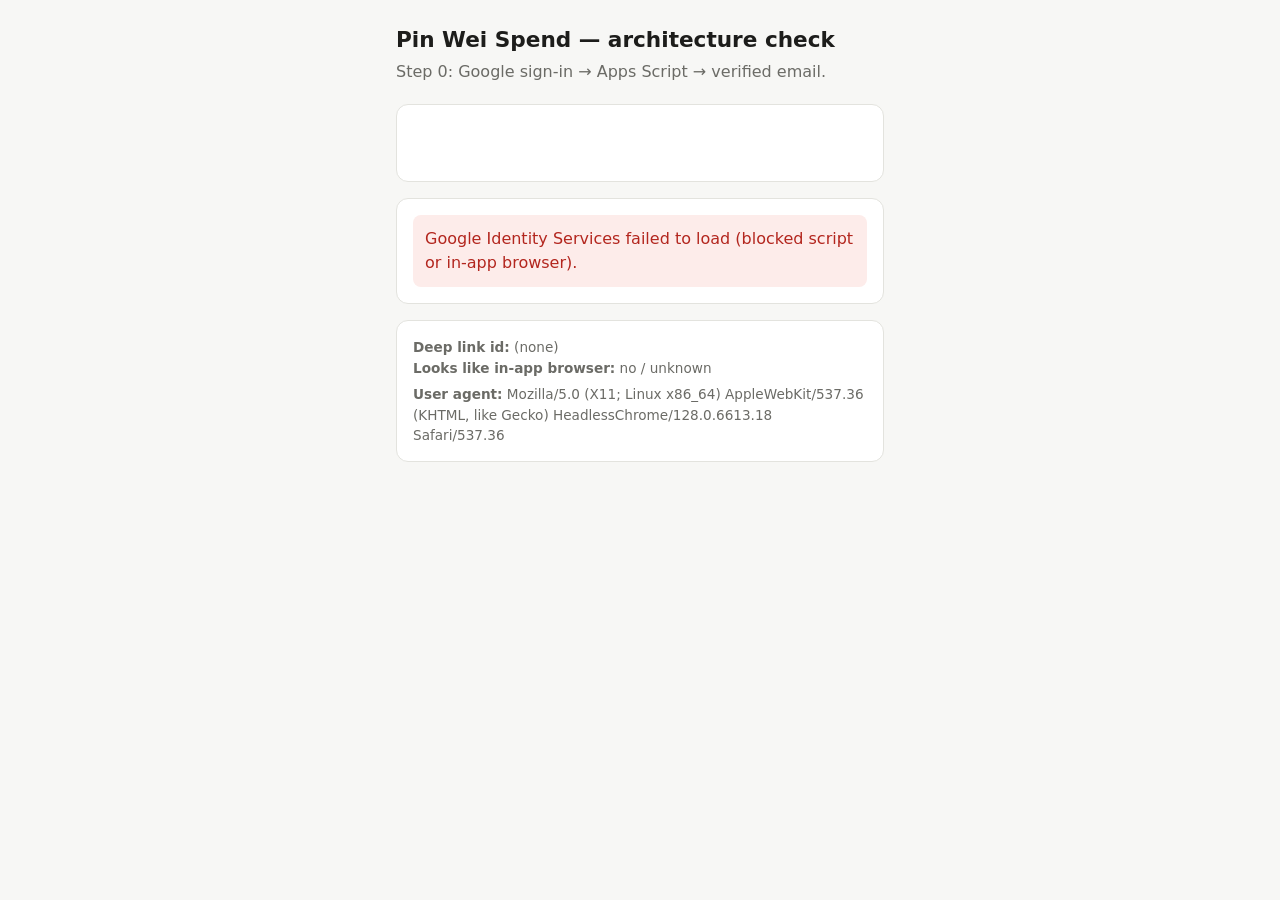
<file: check.html>
<!doctype html>
<html lang="en">
<head>
  <meta charset="utf-8">
  <meta name="viewport" content="width=device-width, initial-scale=1">
  <title>Pin Wei Spend — check</title>
  <script src="https://accounts.google.com/gsi/client" async defer></script>
  <script src="config.js"></script>
  <script src="inapp.js"></script>
  <script src="check.js"></script>
  <style>
    :root { --bg: #f7f7f5; --fg: #1d1d1b; --muted: #6b6b66; --card: #fff; --line: #e3e3de;
            --ok: #1f7a3a; --ok-bg: #e7f5ec; --fail: #b3261e; --fail-bg: #fdecea; --pend: #7a5c00; --pend-bg: #fff6d6; }
    @media (prefers-color-scheme: dark) {
      :root { --bg: #151514; --fg: #ecece8; --muted: #a3a39c; --card: #1f1f1d; --line: #33332f;
              --ok: #7fd49a; --ok-bg: #16301f; --fail: #ff9a91; --fail-bg: #3a1a17; --pend: #f0cf6b; --pend-bg: #33290c; }
    }
    * { box-sizing: border-box; }
    body { margin: 0; background: var(--bg); color: var(--fg);
           font: 16px/1.5 system-ui, -apple-system, "Segoe UI", Roboto, sans-serif; }
    main { max-width: 520px; margin: 0 auto; padding: 24px 16px; }
    h1 { font-size: 1.35rem; margin: 0 0 4px; }
    p.sub { color: var(--muted); margin: 0 0 20px; }
    .card { background: var(--card); border: 1px solid var(--line); border-radius: 12px; padding: 16px; margin-bottom: 16px; }
    #signin { min-height: 44px; }
    .result { padding: 12px; border-radius: 8px; overflow-wrap: anywhere; }
    .result.ok { background: var(--ok-bg); color: var(--ok); }
    .result.fail { background: var(--fail-bg); color: var(--fail); }
    .result.pending, .result.idle { background: var(--pend-bg); color: var(--pend); }
    #env { font-size: .85rem; color: var(--muted); }
    #env .ua { overflow-wrap: anywhere; margin-top: 6px; }
    .inapp p { margin: 0 0 12px; }
    .inapp-title { font-weight: 600; font-size: 1.1rem; }
    .inapp-hint { color: var(--muted); font-size: .9rem; }
    .btn { display: block; width: 100%; min-height: 48px; margin: 0 0 10px; padding: 12px 16px; border-radius: 10px;
           border: 1px solid var(--line); background: var(--card); color: var(--fg); font: inherit; text-align: center;
           text-decoration: none; cursor: pointer; }
    .btn-primary { background: #1a73e8; border-color: #1a73e8; color: #fff; font-weight: 600; }
    .btn-link { border: 0; background: none; color: var(--muted); text-decoration: underline; min-height: 40px; }
    code { font-size: .95em; }
  </style>
</head>
<body>
  <main>
    <h1>Pin Wei Spend — architecture check</h1>
    <p class="sub">Step 0: Google sign-in → Apps Script → verified email.</p>
    <div class="card">
      <div id="signin"></div>
      <div id="escape"></div>
    </div>
    <div class="card">
      <div id="result" class="result idle">Loading…</div>
    </div>
    <div class="card" id="env"></div>
  </main>
</body>
</html>
</file>
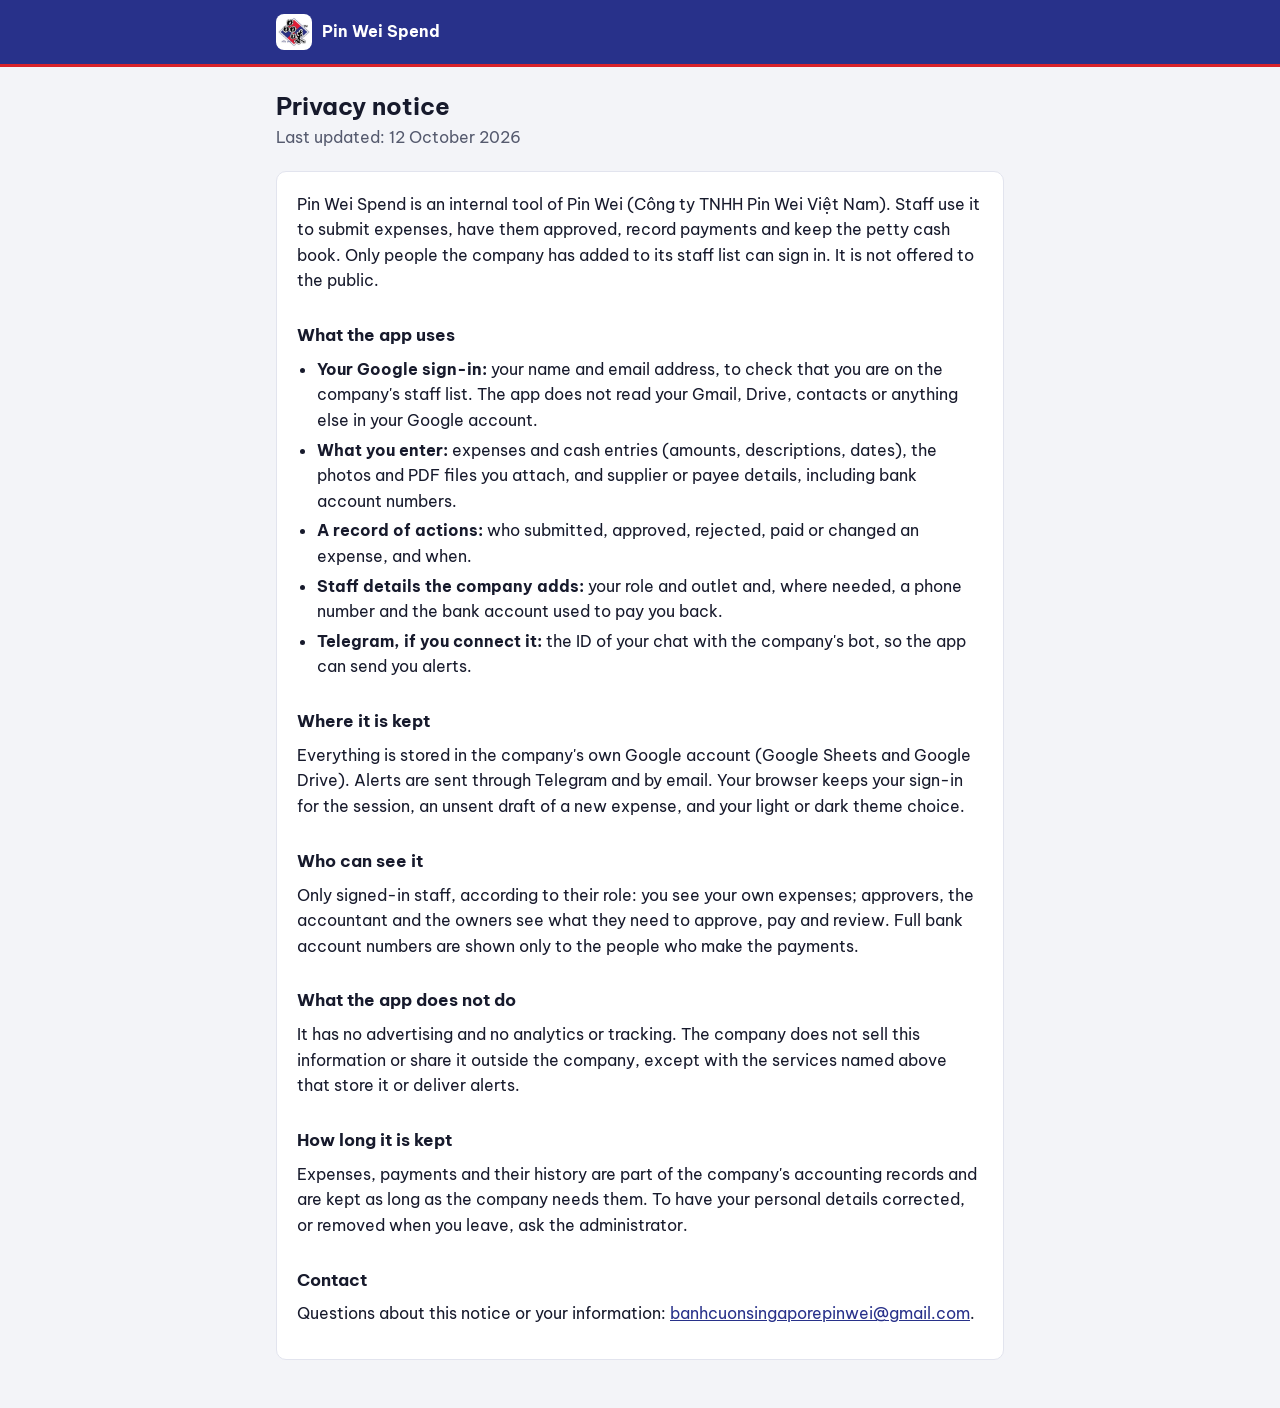
<file: privacy.html>
<!doctype html>
<html lang="en">
<head>
  <meta charset="utf-8">
  <meta name="viewport" content="width=device-width, initial-scale=1">
  <meta name="theme-color" content="#28318a">
  <title>Pin Wei Spend — Privacy notice</title>
  <link rel="icon" type="image/png" sizes="32x32" href="favicon-32.png">
  <link rel="preconnect" href="https://fonts.googleapis.com">
  <link rel="preconnect" href="https://fonts.gstatic.com" crossorigin>
  <link rel="stylesheet" href="https://fonts.googleapis.com/css2?family=Be+Vietnam+Pro:wght@400;500;600;700&display=swap">
  <style>
    :root { --bg: #f3f4f8; --fg: #171a2c; --muted: #555a6e; --card: #ffffff; --line: #e2e4ee; --navy: #28318a; --red: #d8232a; }
    * { box-sizing: border-box; }
    body { margin: 0; background: var(--bg); color: var(--fg); font: 16px/1.6 "Be Vietnam Pro", system-ui, -apple-system, "Segoe UI", Roboto, sans-serif; }
    header { background: var(--navy); border-bottom: 3px solid var(--red); }
    header a { display: flex; align-items: center; gap: 10px; max-width: 760px; margin: 0 auto; padding: 14px 16px; color: #fff; font-weight: 700; text-decoration: none; }
    header img { width: 36px; height: 36px; border-radius: 8px; background: #fff; padding: 2px; }
    main { max-width: 760px; margin: 0 auto; padding: 24px 16px 48px; }
    h1 { font-size: 1.5rem; line-height: 1.25; margin: 0 0 4px; }
    h2 { font-size: 1.05rem; margin: 28px 0 8px; }
    p, ul { margin: 0 0 12px; }
    ul { padding-left: 20px; }
    li { margin-bottom: 4px; }
    .sub { color: var(--muted); margin-bottom: 20px; }
    .card { background: var(--card); border: 1px solid var(--line); border-radius: 10px; padding: 20px; }
    a { color: var(--navy); }
  </style>
</head>
<body>
  <header><a href="./"><img src="logo-96.png" alt="">Pin Wei Spend</a></header>
  <main>
    <h1>Privacy notice</h1>
    <p class="sub">Last updated: 12 October 2026</p>
    <div class="card">
      <p>Pin Wei Spend is an internal tool of Pin Wei (Công ty TNHH Pin Wei Việt Nam). Staff use it to submit expenses, have them approved, record payments and keep the petty cash book. Only people the company has added to its staff list can sign in. It is not offered to the public.</p>

      <h2>What the app uses</h2>
      <ul>
        <li><strong>Your Google sign-in:</strong> your name and email address, to check that you are on the company's staff list. The app does not read your Gmail, Drive, contacts or anything else in your Google account.</li>
        <li><strong>What you enter:</strong> expenses and cash entries (amounts, descriptions, dates), the photos and PDF files you attach, and supplier or payee details, including bank account numbers.</li>
        <li><strong>A record of actions:</strong> who submitted, approved, rejected, paid or changed an expense, and when.</li>
        <li><strong>Staff details the company adds:</strong> your role and outlet and, where needed, a phone number and the bank account used to pay you back.</li>
        <li><strong>Telegram, if you connect it:</strong> the ID of your chat with the company's bot, so the app can send you alerts.</li>
      </ul>

      <h2>Where it is kept</h2>
      <p>Everything is stored in the company's own Google account (Google Sheets and Google Drive). Alerts are sent through Telegram and by email. Your browser keeps your sign-in for the session, an unsent draft of a new expense, and your light or dark theme choice.</p>

      <h2>Who can see it</h2>
      <p>Only signed-in staff, according to their role: you see your own expenses; approvers, the accountant and the owners see what they need to approve, pay and review. Full bank account numbers are shown only to the people who make the payments.</p>

      <h2>What the app does not do</h2>
      <p>It has no advertising and no analytics or tracking. The company does not sell this information or share it outside the company, except with the services named above that store it or deliver alerts.</p>

      <h2>How long it is kept</h2>
      <p>Expenses, payments and their history are part of the company's accounting records and are kept as long as the company needs them. To have your personal details corrected, or removed when you leave, ask the administrator.</p>

      <h2>Contact</h2>
      <p>Questions about this notice or your information: <a href="mailto:banhcuonsingaporepinwei@gmail.com">banhcuonsingaporepinwei@gmail.com</a>.</p>
    </div>
  </main>
</body>
</html>
</file>
